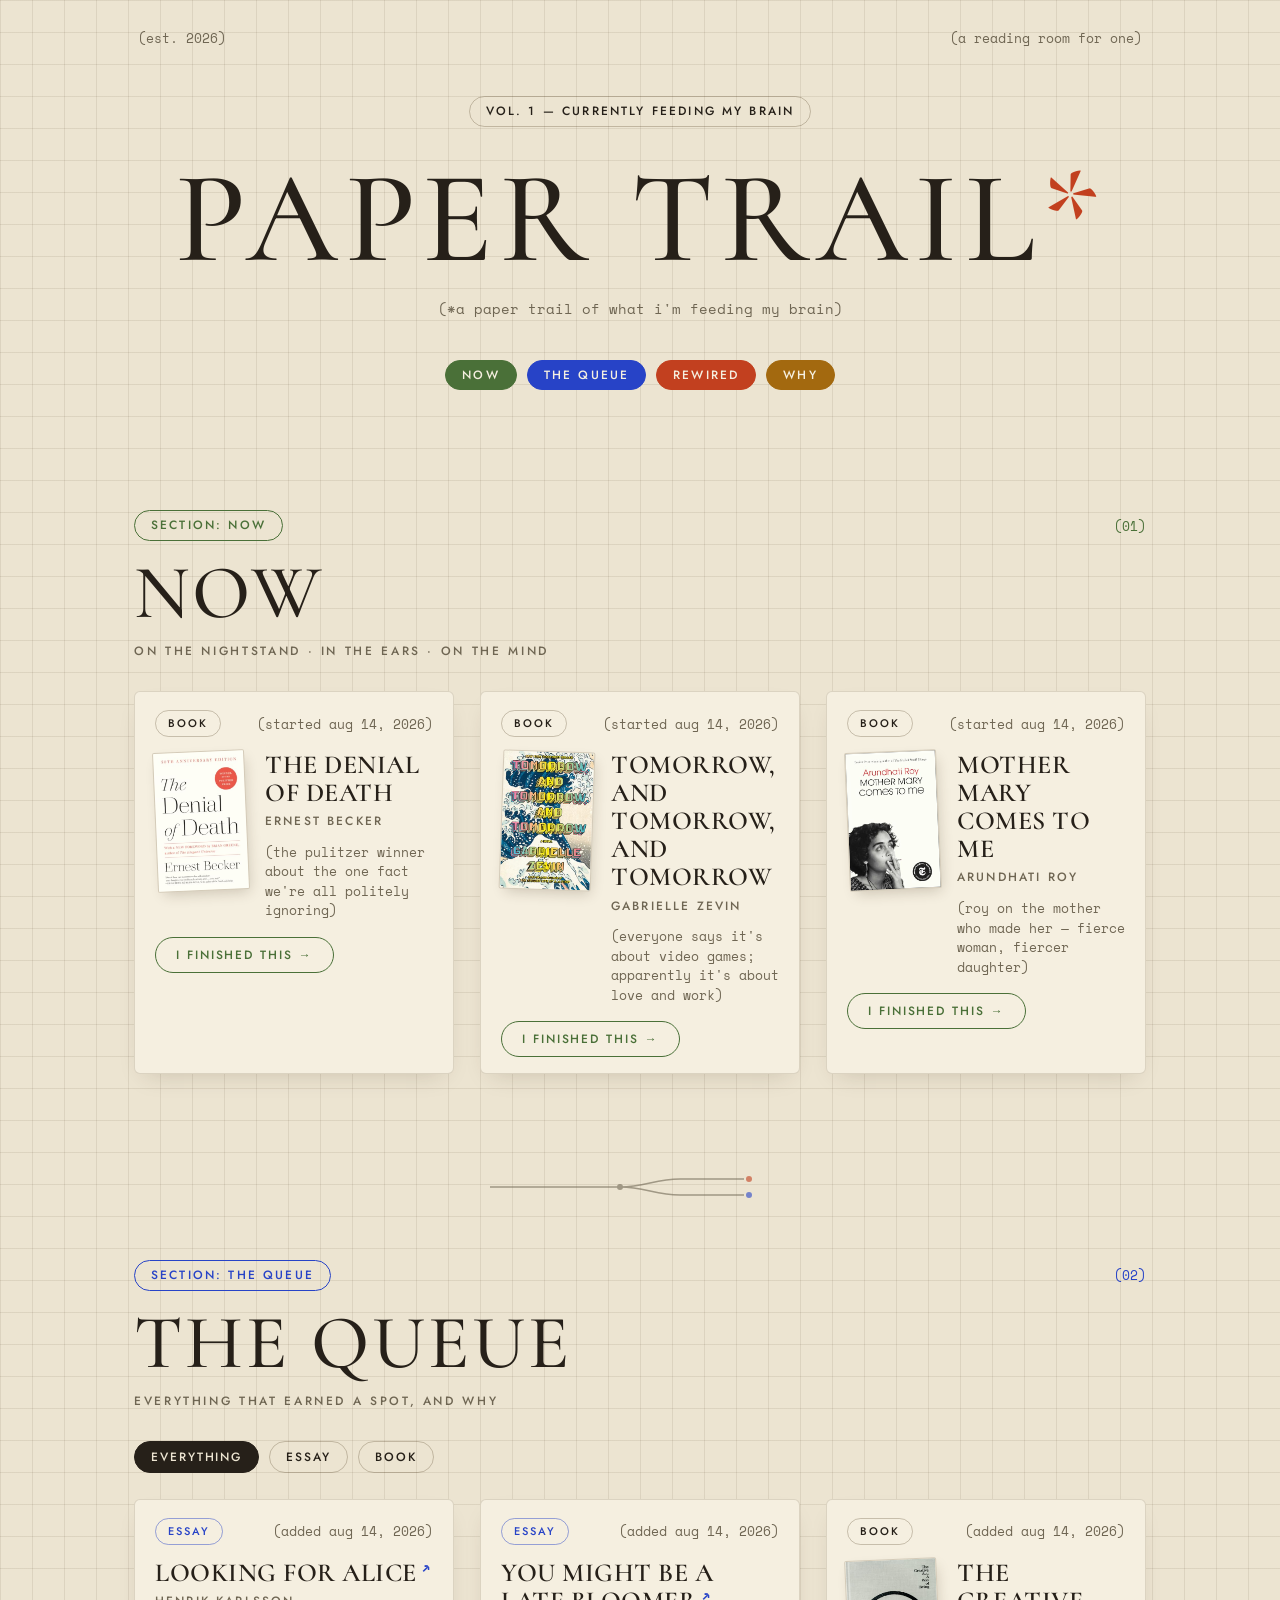
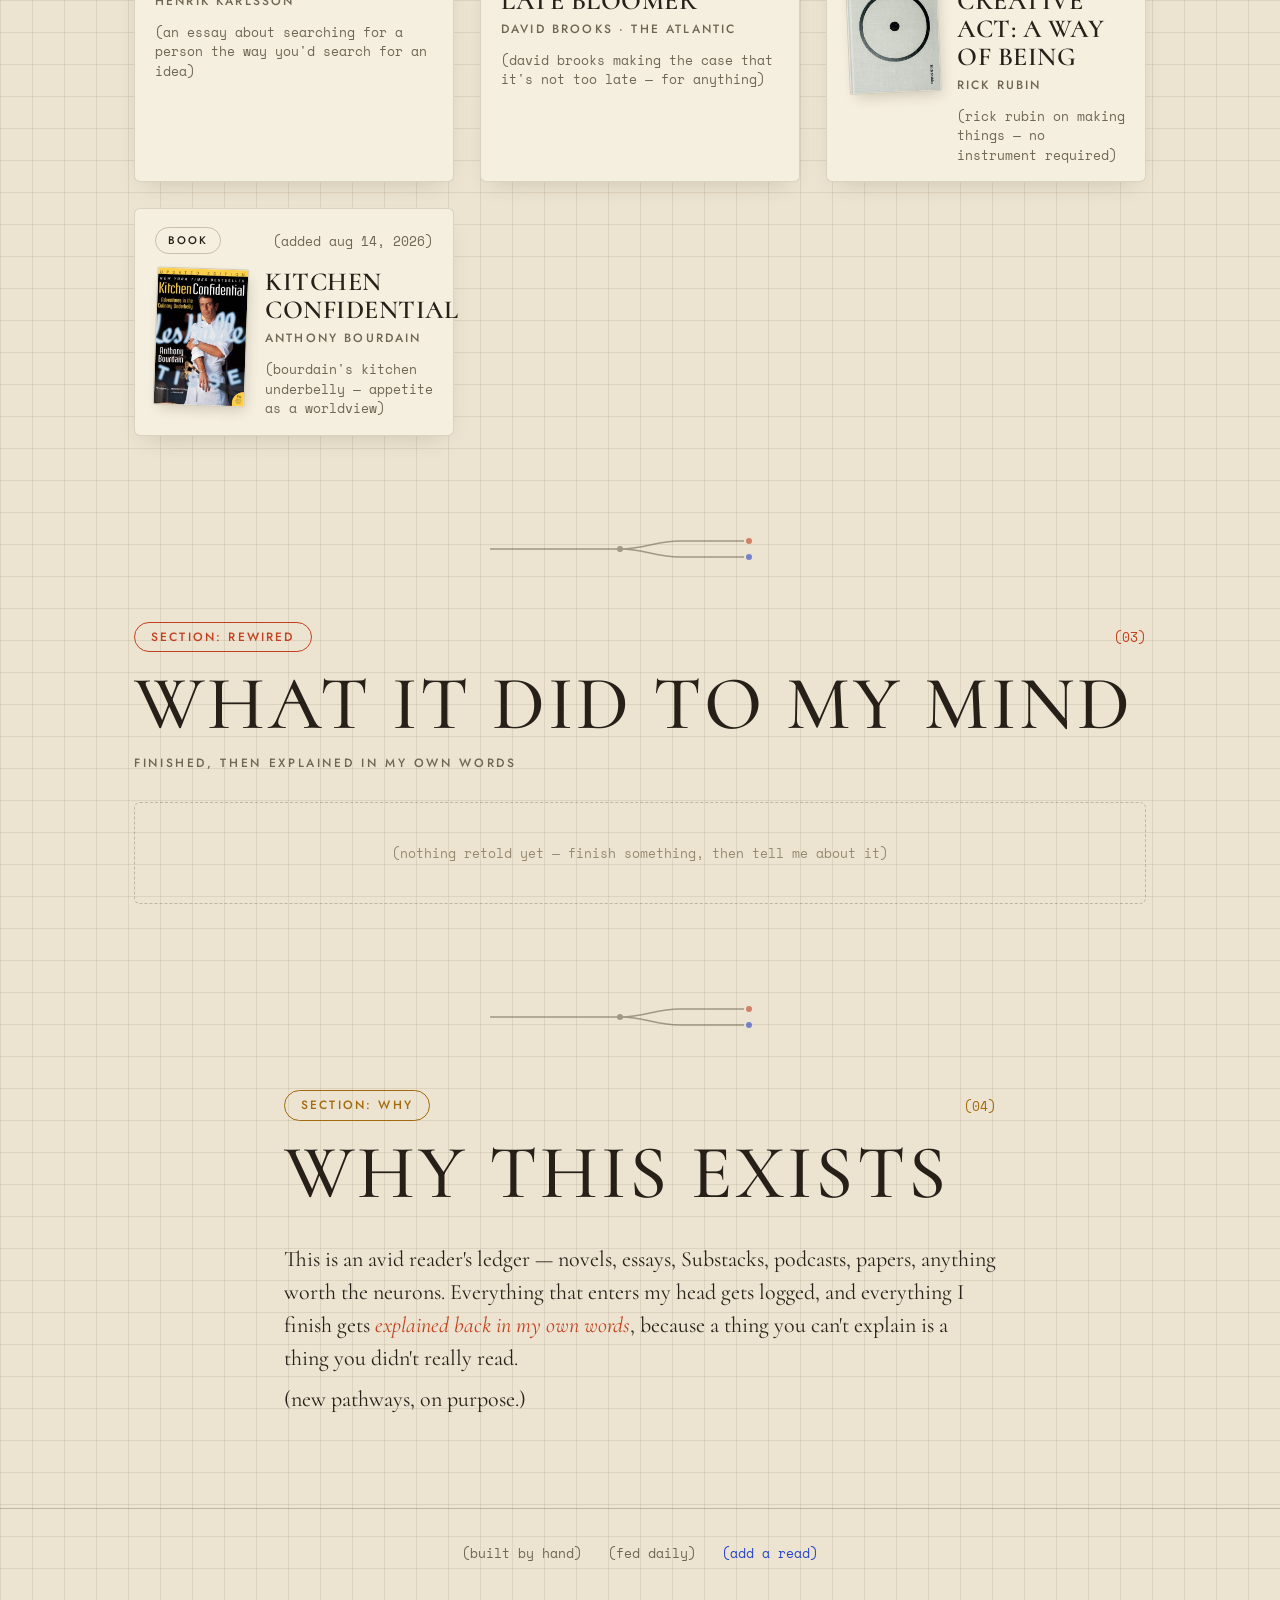
<file: index.html>
<!DOCTYPE html>
<html lang="en">
<head>
  <meta charset="UTF-8">
  <meta name="viewport" content="width=device-width, initial-scale=1.0">
  <meta name="robots" content="noindex">
  <title>PaperTrail — a reading room</title>
  <link rel="preconnect" href="https://fonts.googleapis.com">
  <link rel="preconnect" href="https://fonts.gstatic.com" crossorigin>
  <link href="https://fonts.googleapis.com/css2?family=Cormorant:ital,wght@0,400;0,500;0,600;1,400;1,500&family=Jost:ital,wght@0,300;0,400;0,500;1,300;1,400&family=Space+Mono:ital,wght@0,400;0,700;1,400&display=swap" rel="stylesheet">
  <link rel="stylesheet" href="style.css">
  <link rel="icon" href="data:image/svg+xml,<svg xmlns='http://www.w3.org/2000/svg' viewBox='0 0 100 100'><text y='.9em' font-size='90'>📖</text></svg>">
</head>
<body>

  <header class="masthead">
    <div class="corner corner-tl anno">(est. 2026)</div>
    <div class="corner corner-tr anno">(a reading room for one)</div>

    <p class="pill masthead-pill">VOL. 1 — CURRENTLY FEEDING MY BRAIN</p>
    <h1 class="wordmark">PAPER&nbsp;TRAIL<span class="asterisk">*</span></h1>
    <p class="tagline anno">(*a paper trail of what i'm feeding my brain)</p>

    <nav class="nav">
      <a class="pill c-green" href="#now">now</a>
      <a class="pill c-cobalt" href="#queue">the queue</a>
      <a class="pill c-red" href="#retold">rewired</a>
      <a class="pill c-gold" href="#why">why</a>
    </nav>
  </header>

  <main>

    <section id="now" class="section c-green">
      <div class="section-head">
        <div class="head-row">
          <span class="pill">SECTION: NOW</span>
          <span class="anno">(01)</span>
        </div>
        <h2>NOW</h2>
        <p class="section-sub">ON THE NIGHTSTAND · IN THE EARS · ON THE MIND</p>
      </div>
      <div id="now-cards" class="cards"></div>
    </section>

    <section id="queue" class="section c-cobalt">
      <div class="section-head">
        <div class="head-row">
          <span class="pill">SECTION: THE QUEUE</span>
          <span class="anno">(02)</span>
        </div>
        <h2>THE QUEUE</h2>
        <p class="section-sub">EVERYTHING THAT EARNED A SPOT, AND WHY</p>
      </div>
      <div id="filters" class="filters" role="group" aria-label="Filter by type"></div>
      <div id="queue-cards" class="cards"></div>
    </section>

    <section id="retold" class="section c-red">
      <div class="section-head">
        <div class="head-row">
          <span class="pill">SECTION: REWIRED</span>
          <span class="anno">(03)</span>
        </div>
        <h2>WHAT IT DID TO MY MIND</h2>
        <p class="section-sub">FINISHED, THEN EXPLAINED IN MY OWN WORDS</p>
      </div>
      <div id="retold-cards" class="cards cards-wide"></div>
      <div id="shelf-wrap" hidden>
        <p class="anno shelf-label">(the shelf — everything that made it through)</p>
        <div id="shelf" class="shelf"></div>
      </div>
    </section>

    <section id="why" class="section colophon c-gold">
      <div class="section-head">
        <div class="head-row">
          <span class="pill">SECTION: WHY</span>
          <span class="anno">(04)</span>
        </div>
        <h2>WHY THIS EXISTS</h2>
      </div>
      <p>
        This is an avid reader's ledger — novels, essays, Substacks, podcasts, papers,
        anything worth the neurons. Everything that enters my head gets logged, and
        everything I finish gets <em>explained back in my own words</em>, because a
        thing you can't explain is a thing you didn't really read.
      </p>
      <p class="anno colophon-kicker">(new pathways, on purpose.)</p>
    </section>

  </main>

  <footer class="footer">
    <span class="anno">(built by hand)</span>
    <span class="anno">(fed daily)</span>
    <a class="anno" href="add.html">(add a read)</a>
  </footer>

  <div id="finish-overlay" class="overlay" hidden>
    <div class="finish-modal">
      <div class="modal-top">
        <span class="pill finish-pill">FINISHED</span>
        <button class="anno modal-close" id="finish-close">(close)</button>
      </div>
      <h3 id="finish-title" class="finish-title"></h3>
      <p class="anno finish-prompt">(be honest — what did it do to your mind?)</p>
      <div class="stars-picker" id="star-picker" aria-label="Rating"></div>
      <textarea id="finish-retelling" rows="5" placeholder="Explain it like you would to a friend at dinner — what it actually says, whether you buy it, what it changed."></textarea>
      <input id="finish-quote" placeholder="One line worth keeping (optional)">
      <button class="btn-ink" id="finish-generate">generate my entry</button>
      <div id="finish-out" hidden>
        <pre id="finish-code"></pre>
        <div class="finish-actions">
          <button class="btn-ink" id="finish-copy">copy entry</button>
          <a class="btn-ink btn-ghost" href="https://github.com/priandproper/PaperTrail/edit/main/reads.js" target="_blank" rel="noopener">open the ledger on github</a>
        </div>
        <p class="anno finish-hint">(paste it over this book's old entry in reads.js, commit — the site rebuilds itself in a minute)</p>
      </div>
    </div>
  </div>

  <script src="reads.js"></script>
  <script src="app.js"></script>
</body>
</html>
</file>
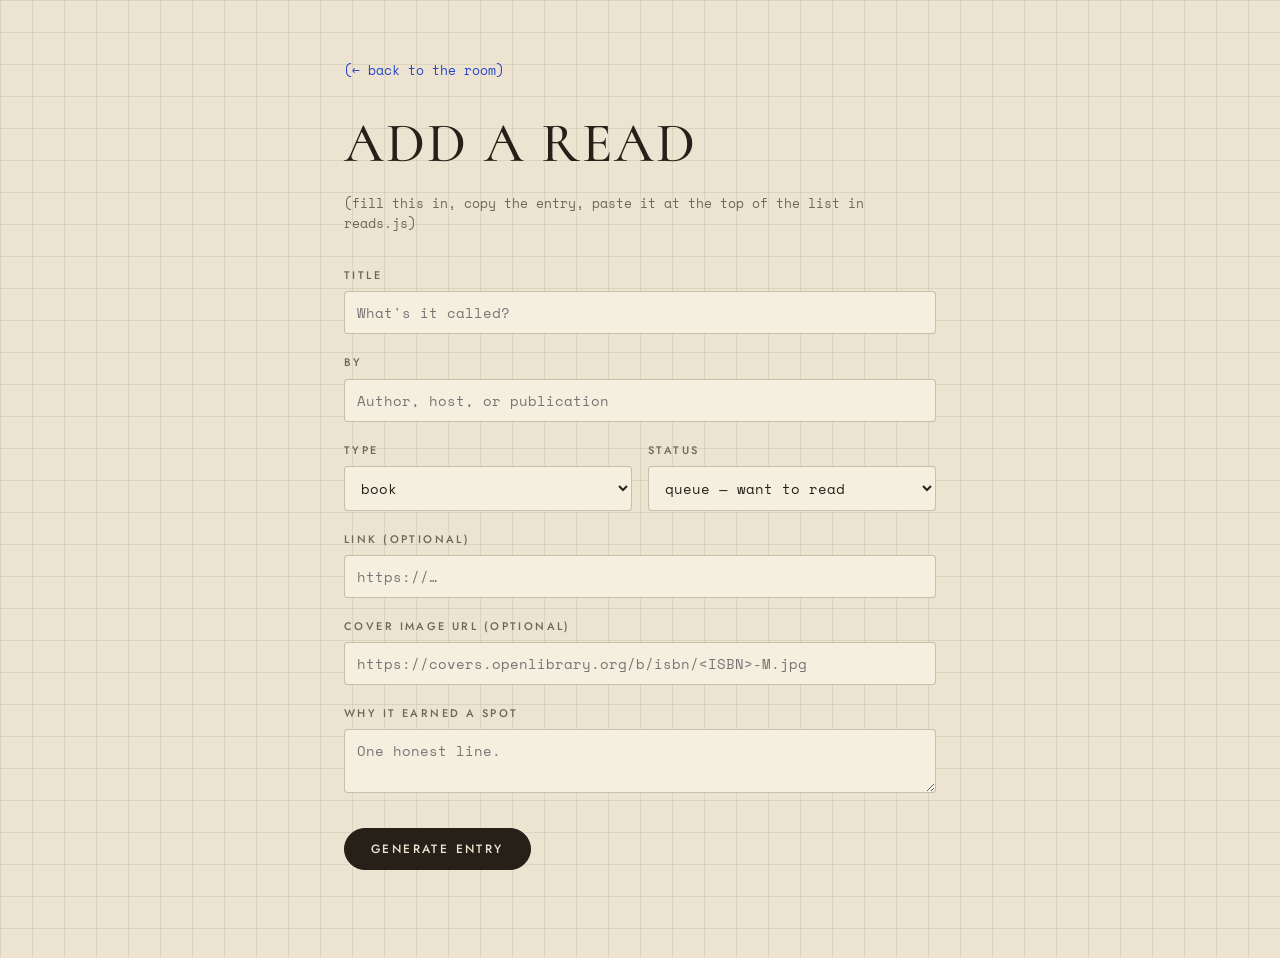
<file: add.html>
<!DOCTYPE html>
<html lang="en">
<head>
  <meta charset="UTF-8">
  <meta name="viewport" content="width=device-width, initial-scale=1.0">
  <meta name="robots" content="noindex">
  <title>PaperTrail — add a read</title>
  <link rel="preconnect" href="https://fonts.googleapis.com">
  <link rel="preconnect" href="https://fonts.gstatic.com" crossorigin>
  <link href="https://fonts.googleapis.com/css2?family=Cormorant:ital,wght@0,400;0,500;0,600;1,400&family=Jost:ital,wght@0,300;0,400;0,500&family=Space+Mono:ital,wght@0,400;0,700;1,400&display=swap" rel="stylesheet">
  <link rel="stylesheet" href="style.css">
  <link rel="icon" href="data:image/svg+xml,<svg xmlns='http://www.w3.org/2000/svg' viewBox='0 0 100 100'><text y='.9em' font-size='90'>📖</text></svg>">
  <style>
    .add-wrap { max-width: 640px; margin: 0 auto; padding: 56px 24px 88px; }
    .add-wrap h1 {
      font-family: "Cormorant", serif; font-weight: 500; font-size: 56px;
      letter-spacing: 0.04em; margin: 18px 0 6px;
    }
    .add-sub { margin-bottom: 34px; }
    .field { margin-bottom: 20px; }
    .field label {
      display: block; font-size: 11px; font-weight: 500; letter-spacing: 0.22em;
      text-transform: uppercase; color: var(--muted); margin-bottom: 7px;
    }
    .field input, .field select, .field textarea {
      width: 100%; background: var(--panel); border: 1.5px solid var(--line); border-radius: 4px;
      color: var(--ink); font-family: "Space Mono", monospace; font-size: 14px; padding: 10px 12px;
    }
    .field input:focus, .field select:focus, .field textarea:focus { outline: none; border-color: var(--ink); }
    .row { display: grid; grid-template-columns: 1fr 1fr; gap: 16px; }
    .btn {
      font-family: "Jost", sans-serif; font-size: 12px; font-weight: 500; letter-spacing: 0.2em;
      text-transform: uppercase; background: var(--ink); color: var(--paper);
      border: 1.5px solid var(--ink); border-radius: 999px;
      padding: 11px 26px; cursor: pointer; margin-top: 8px; transition: all 0.15s ease;
    }
    .btn:hover { background: transparent; color: var(--ink); }
    .out { margin-top: 28px; display: none; }
    .out.show { display: block; }
    .out pre {
      background: var(--panel); border: 1.5px solid var(--line); border-radius: 4px;
      padding: 16px; font-size: 12px; overflow-x: auto; color: var(--ink);
      font-family: "Space Mono", monospace; line-height: 1.5;
    }
    .out .hint { margin-top: 12px; display: block; }
  </style>
</head>
<body>
  <div class="add-wrap">
    <a class="anno" href="index.html">(← back to the room)</a>
    <h1>ADD A READ</h1>
    <p class="add-sub anno">(fill this in, copy the entry, paste it at the top of the list in reads.js)</p>

    <div class="field"><label for="f-title">Title</label><input id="f-title" placeholder="What's it called?"></div>
    <div class="field"><label for="f-by">By</label><input id="f-by" placeholder="Author, host, or publication"></div>
    <div class="row">
      <div class="field"><label for="f-type">Type</label>
        <select id="f-type">
          <option value="book">book</option>
          <option value="essay">essay</option>
          <option value="podcast">podcast</option>
          <option value="video">video</option>
        </select>
      </div>
      <div class="field"><label for="f-status">Status</label>
        <select id="f-status">
          <option value="queue">queue — want to read</option>
          <option value="now">now — currently reading</option>
        </select>
      </div>
    </div>
    <div class="field"><label for="f-link">Link (optional)</label><input id="f-link" placeholder="https://…"></div>
    <div class="field"><label for="f-cover">Cover image URL (optional)</label><input id="f-cover" placeholder="https://covers.openlibrary.org/b/isbn/<ISBN>-M.jpg"></div>
    <div class="field"><label for="f-why">Why it earned a spot</label><textarea id="f-why" rows="2" placeholder="One honest line."></textarea></div>

    <button class="btn" id="generate">Generate entry</button>

    <div class="out" id="out">
      <pre id="out-code"></pre>
      <button class="btn" id="copy">Copy to clipboard</button>
      <span class="hint anno">(now paste it right after "const READS = [" in reads.js)</span>
    </div>
  </div>

  <script>
    const $ = (id) => document.getElementById(id);
    $("generate").addEventListener("click", () => {
      const d = new Date();
      const today = `${d.getFullYear()}-${String(d.getMonth() + 1).padStart(2, "0")}-${String(d.getDate()).padStart(2, "0")}`;
      const why = $("f-why").value.trim();
      const entry = {
        title: $("f-title").value.trim(),
        by: $("f-by").value.trim(),
        type: $("f-type").value,
        status: $("f-status").value,
        link: $("f-link").value.trim(),
        cover: $("f-cover").value.trim(),
        why: why ? `(${why.replace(/^\(|\)$/g, "")})` : "",
        added: today,
        finished: "",
        rating: 0,
        retelling: "",
        quotes: []
      };
      $("out-code").textContent = JSON.stringify(entry, null, 2) + ",";
      $("out").classList.add("show");
    });
    $("copy").addEventListener("click", async () => {
      await navigator.clipboard.writeText($("out-code").textContent);
      $("copy").textContent = "Copied ✓";
      setTimeout(() => ($("copy").textContent = "Copy to clipboard"), 1500);
    });
  </script>
</body>
</html>
</file>
<file: style.css>
/* PaperTrail — editorial scrapbook: cream paper, grid lines, big serif caps,
   mono annotations, pill labels, collaged covers */

:root {
  --paper: #ece4d1;
  --panel: #f5efe0;
  --ink: #262019;
  --muted: #6f6653;
  --faint: #97896e;
  --line: rgba(80, 62, 34, 0.28);
  --grid: rgba(80, 62, 34, 0.10);
  --red: #c2401f;
  --cobalt: #2743c7;
  --shadow: rgba(60, 42, 18, 0.22);
}

* { box-sizing: border-box; margin: 0; padding: 0; }

html { scroll-behavior: smooth; }

body {
  background-color: var(--paper);
  background-image:
    linear-gradient(var(--grid) 1px, transparent 1px),
    linear-gradient(90deg, var(--grid) 1px, transparent 1px);
  background-size: 32px 32px;
  color: var(--ink);
  font-family: "Jost", "Futura", sans-serif;
  font-weight: 400;
  font-size: 17px;
  line-height: 1.55;
  min-height: 100vh;
}

a { color: var(--cobalt); text-underline-offset: 3px; }

/* mono parenthetical annotations */
.anno {
  font-family: "Space Mono", monospace;
  font-size: 13px;
  color: var(--muted);
  letter-spacing: 0;
}
a.anno { color: var(--cobalt); text-decoration: none; }
a.anno:hover { text-decoration: underline; }

/* pill outline labels */
.pill {
  display: inline-block;
  font-family: "Jost", sans-serif;
  font-size: 12px;
  font-weight: 500;
  letter-spacing: 0.18em;
  text-transform: uppercase;
  color: var(--ink);
  border: 1.5px solid var(--line);
  border-radius: 999px;
  padding: 5px 16px;
  background: transparent;
}

/* section accent colors */
.c-green  { --c: #4a7038; }
.c-cobalt { --c: #2743c7; }
.c-red    { --c: #c2401f; }
.c-gold   { --c: #a3690f; }

/* ---------- masthead ---------- */

.masthead {
  position: relative;
  max-width: 1060px;
  margin: 0 auto;
  padding: 96px 24px 56px;
  text-align: center;
}

.corner { position: absolute; top: 28px; }
.corner-tl { left: 28px; }
.corner-tr { right: 28px; }

.masthead-pill { margin-bottom: 30px; }

.wordmark {
  font-family: "Cormorant", serif;
  font-weight: 500;
  font-size: clamp(44px, 11vw, 130px);
  line-height: 0.95;
  letter-spacing: 0.05em;
  color: var(--ink);
}
.asterisk { color: var(--red); font-weight: 400; }

.tagline { display: block; margin-top: 18px; font-size: 14px; }

.nav {
  margin-top: 40px;
  display: flex;
  justify-content: center;
  flex-wrap: wrap;
  gap: 10px;
}
.nav .pill {
  text-decoration: none;
  transition: all 0.15s ease;
  background: var(--c, transparent);
  border-color: var(--c, var(--line));
  color: var(--panel);
}
.nav .pill:hover { background: transparent; color: var(--c, var(--ink)); }

/* ---------- sections ---------- */

.section {
  max-width: 1060px;
  margin: 0 auto;
  padding: 64px 24px 8px;
}

/* the signature: one pathway branching into new ones */
.section + .section::before {
  content: "";
  display: block;
  width: 300px;
  max-width: 60%;
  height: 26px;
  margin: 0 auto 60px;
  background: url("data:image/svg+xml,%3Csvg xmlns='http://www.w3.org/2000/svg' viewBox='0 0 300 26' fill='none'%3E%3Cpath d='M0 13 H130 M130 13 C155 13 165 5 190 5 H254 M130 13 C155 13 165 21 190 21 H254' stroke='%236f6653' stroke-width='1.5'/%3E%3Ccircle cx='130' cy='13' r='3' fill='%236f6653'/%3E%3Ccircle cx='259' cy='5' r='3' fill='%23c2401f'/%3E%3Ccircle cx='259' cy='21' r='3' fill='%232743c7'/%3E%3C/svg%3E") no-repeat center / contain;
  opacity: 0.6;
}

.section-head .pill {
  color: var(--c, var(--ink));
  border-color: var(--c, var(--line));
}
.head-row .anno { color: var(--c, var(--muted)); }

.section-head { margin-bottom: 30px; }

.head-row {
  display: flex;
  align-items: center;
  justify-content: space-between;
  margin-bottom: 14px;
}

.section-head h2, .colophon h2 {
  font-family: "Cormorant", serif;
  font-weight: 500;
  font-size: clamp(44px, 7vw, 76px);
  line-height: 1.02;
  letter-spacing: 0.04em;
  color: var(--ink);
}

.section-sub {
  margin-top: 10px;
  font-size: 12px;
  font-weight: 500;
  letter-spacing: 0.22em;
  color: var(--muted);
}

/* ---------- filters ---------- */

.filters {
  display: flex;
  flex-wrap: wrap;
  gap: 10px;
  margin-bottom: 26px;
}

.chip {
  font-family: "Jost", sans-serif;
  font-size: 12px;
  font-weight: 500;
  letter-spacing: 0.16em;
  text-transform: uppercase;
  color: var(--ink);
  background: transparent;
  border: 1.5px solid var(--line);
  border-radius: 999px;
  padding: 6px 16px;
  cursor: pointer;
  transition: all 0.15s ease;
}
.chip:hover { border-color: var(--ink); }
.chip.active { background: var(--ink); border-color: var(--ink); color: var(--paper); }

/* ---------- cards ---------- */

.cards {
  display: grid;
  grid-template-columns: repeat(auto-fill, minmax(320px, 1fr));
  gap: 26px;
  padding-bottom: 28px;
}
.cards-wide { grid-template-columns: repeat(auto-fill, minmax(460px, 1fr)); }

.card {
  position: relative;
  background: var(--panel);
  border: 1px solid rgba(80, 62, 34, 0.16);
  border-radius: 6px;
  padding: 18px 20px 16px;
  box-shadow: 0 10px 24px -12px var(--shadow);
  transition: transform 0.18s ease, box-shadow 0.18s ease;
}
.card:hover {
  transform: translateY(-3px);
  box-shadow: 0 16px 30px -12px var(--shadow);
}

.card-top {
  display: flex;
  align-items: center;
  justify-content: space-between;
  gap: 10px;
  margin-bottom: 14px;
}

.pill-type { font-size: 11px; padding: 4px 12px; }
.type-book    { color: var(--ink); }
.type-essay   { color: var(--cobalt); border-color: #2743c777; }
.type-podcast { color: var(--red); border-color: #c2401f77; }
.type-video   { color: #6b3576; border-color: #6b357677; }

.card-body { display: flex; gap: 18px; align-items: flex-start; }

.cover {
  width: 92px;
  flex-shrink: 0;
  border-radius: 2px;
  transform: rotate(-2.5deg);
  box-shadow: 3px 6px 14px -4px var(--shadow);
  border: 1px solid rgba(80, 62, 34, 0.2);
}
.card:nth-child(even) .cover { transform: rotate(2deg); }

.card-text { min-width: 0; }

.card h3 {
  font-family: "Cormorant", serif;
  font-weight: 600;
  font-size: 26px;
  line-height: 1.08;
  letter-spacing: 0.02em;
  text-transform: uppercase;
  color: var(--ink);
}
.card h3 a { color: inherit; text-decoration: none; }
.card h3 a:hover { color: var(--red); }
/* a linked card is clickable everywhere, not just the title */
.card h3 a::after { content: ""; position: absolute; inset: 0; }
.ext {
  font-family: "Space Mono", monospace;
  font-size: 0.5em;
  vertical-align: 0.55em;
  margin-left: 5px;
  color: var(--cobalt);
}

.card .by {
  margin-top: 5px;
  font-size: 12px;
  font-weight: 500;
  letter-spacing: 0.18em;
  text-transform: uppercase;
  color: var(--muted);
}

.card .why {
  margin-top: 12px;
  font-family: "Space Mono", monospace;
  font-size: 13px;
  line-height: 1.5;
  color: var(--muted);
}

/* stars */
.stars {
  font-family: "Space Mono", monospace;
  font-size: 13px;
  letter-spacing: 0.1em;
  color: var(--ink);
  border: 1.5px solid var(--line);
  border-radius: 999px;
  padding: 3px 12px;
  display: inline-block;
  margin-top: 14px;
}
.stars .full { color: var(--red); }

/* retelling */
.retelling {
  margin-top: 16px;
  padding: 14px 16px;
  background: rgba(255, 253, 246, 0.65);
  border: 1px solid rgba(80, 62, 34, 0.14);
  border-radius: 4px;
}
.retelling-label {
  display: block;
  font-size: 11px;
  font-weight: 500;
  letter-spacing: 0.22em;
  color: var(--red);
  margin-bottom: 8px;
}
.retelling-text {
  font-family: "Cormorant", serif;
  font-size: 20px;
  font-style: italic;
  line-height: 1.4;
  color: var(--ink);
}

.quote {
  margin-top: 12px;
  font-family: "Space Mono", monospace;
  font-size: 12.5px;
  font-style: italic;
  color: var(--muted);
  padding-left: 14px;
  border-left: 2px solid var(--line);
}

/* card actions + finish flow */
.card-actions { margin-top: 16px; }

.btn-finish, .btn-ink {
  font-family: "Jost", sans-serif;
  font-size: 12px;
  font-weight: 500;
  letter-spacing: 0.16em;
  text-transform: uppercase;
  border-radius: 999px;
  padding: 8px 20px;
  cursor: pointer;
  transition: all 0.15s ease;
}
.btn-finish {
  background: transparent;
  border: 1.5px solid var(--c, var(--ink));
  color: var(--c, var(--ink));
}
.btn-finish:hover { background: var(--c, var(--ink)); color: var(--panel); }

.btn-ink { background: var(--ink); border: 1.5px solid var(--ink); color: var(--paper); }
.btn-ink:hover { background: transparent; color: var(--ink); }
.btn-ghost { background: transparent; color: var(--ink); text-decoration: none; display: inline-block; }
.btn-ghost:hover { background: var(--ink); color: var(--paper); }

.overlay {
  position: fixed;
  inset: 0;
  background: rgba(38, 32, 25, 0.5);
  display: flex;
  align-items: center;
  justify-content: center;
  padding: 20px;
  z-index: 50;
}
.overlay[hidden] { display: none; }

.finish-modal {
  background-color: var(--paper);
  background-image:
    linear-gradient(var(--grid) 1px, transparent 1px),
    linear-gradient(90deg, var(--grid) 1px, transparent 1px);
  background-size: 32px 32px;
  border: 1.5px solid var(--ink);
  border-radius: 8px;
  box-shadow: 0 24px 60px -20px rgba(20, 12, 2, 0.5);
  max-width: 580px;
  width: 100%;
  max-height: 90vh;
  overflow-y: auto;
  padding: 26px 28px 30px;
}

.modal-top { display: flex; justify-content: space-between; align-items: center; margin-bottom: 18px; }
.finish-pill { color: var(--red); border-color: var(--red); }
.modal-close { background: none; border: none; cursor: pointer; }
.modal-close:hover { color: var(--ink); }

.finish-title {
  font-family: "Cormorant", serif;
  font-weight: 600;
  font-size: 32px;
  line-height: 1.1;
  letter-spacing: 0.02em;
}
.finish-prompt { display: block; margin: 8px 0 14px; }

.stars-picker { display: flex; gap: 4px; margin-bottom: 16px; }
.stars-picker button {
  font-family: "Space Mono", monospace;
  font-size: 26px;
  background: none;
  border: none;
  cursor: pointer;
  color: var(--faint);
  padding: 0 2px;
}
.stars-picker button.lit { color: var(--red); }

.finish-modal textarea, .finish-modal input {
  width: 100%;
  background: var(--panel);
  border: 1.5px solid var(--line);
  border-radius: 4px;
  color: var(--ink);
  font-family: "Space Mono", monospace;
  font-size: 13.5px;
  line-height: 1.5;
  padding: 10px 12px;
  margin-bottom: 14px;
}
.finish-modal textarea:focus, .finish-modal input:focus { outline: none; border-color: var(--ink); }

#finish-out { margin-top: 18px; }
#finish-out pre {
  background: var(--panel);
  border: 1.5px solid var(--line);
  border-radius: 4px;
  padding: 14px;
  font-family: "Space Mono", monospace;
  font-size: 11.5px;
  line-height: 1.5;
  overflow-x: auto;
  margin-bottom: 14px;
}
.finish-actions { display: flex; gap: 10px; flex-wrap: wrap; margin-bottom: 10px; }
.finish-hint { display: block; }

/* the shelf */
.shelf-label { display: block; margin: 10px 0 14px; }
.shelf {
  display: flex;
  flex-wrap: wrap;
  gap: 12px;
  align-items: flex-end;
  padding-bottom: 30px;
}
.shelf-cover {
  height: 112px;
  border: 1px solid rgba(80, 62, 34, 0.25);
  border-radius: 2px;
  box-shadow: 2px 5px 12px -4px var(--shadow);
}
.shelf .shelf-cover:nth-child(odd) { transform: rotate(-1.5deg); }
.shelf .shelf-cover:nth-child(even) { transform: rotate(1deg); }
.shelf-spine {
  writing-mode: vertical-rl;
  height: 112px;
  overflow: hidden;
  background: var(--panel);
  border: 1px solid rgba(80, 62, 34, 0.25);
  border-radius: 2px;
  font-family: "Space Mono", monospace;
  font-size: 10.5px;
  letter-spacing: 0.06em;
  padding: 8px 5px;
  color: var(--muted);
  box-shadow: 2px 5px 12px -4px var(--shadow);
}

/* empty state */
.empty {
  grid-column: 1 / -1;
  text-align: center;
  padding: 40px 20px;
  border: 1.5px dashed var(--line);
  border-radius: 6px;
  font-family: "Space Mono", monospace;
  font-size: 13px;
  color: var(--faint);
}

/* ---------- colophon & footer ---------- */

.colophon { max-width: 760px; padding-bottom: 44px; }
.colophon p {
  font-family: "Cormorant", serif;
  font-size: 22px;
  line-height: 1.5;
  color: var(--ink);
  margin-top: 8px;
}
.colophon em { color: var(--red); }
.colophon-kicker { display: block; margin-top: 18px; font-size: 14px; }

.footer {
  display: flex;
  justify-content: center;
  gap: 26px;
  flex-wrap: wrap;
  padding: 34px 24px 52px;
  border-top: 1.5px solid var(--line);
  margin-top: 48px;
}

@media (max-width: 600px) {
  .masthead { padding-top: 84px; }
  .corner-tl { left: 16px; }
  .corner-tr { right: 16px; }
  .cards, .cards-wide { grid-template-columns: 1fr; }
}
</file>
